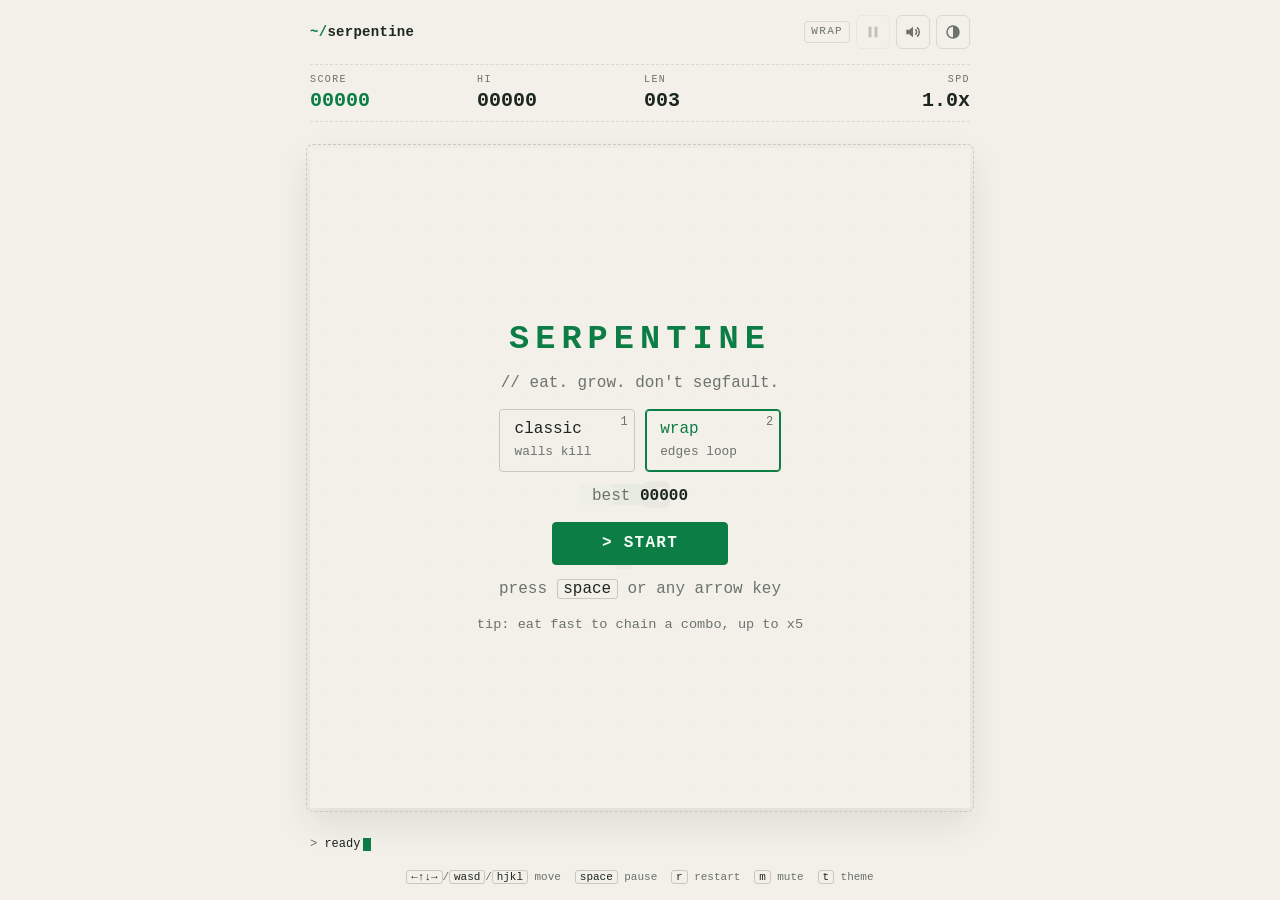
<file: index.html>
<!doctype html>
<html lang="en" data-theme="dark" data-input="desktop" data-layout="stack">
  <head>
    <meta charset="UTF-8" />
    <meta name="viewport" content="width=device-width, initial-scale=1, viewport-fit=cover" />
    <meta
      http-equiv="Content-Security-Policy"
      content="default-src 'self'; script-src 'self'; style-src 'self'; img-src 'self' data:; font-src 'self'; connect-src 'self'; manifest-src 'self'; worker-src 'self'; object-src 'none'; base-uri 'none'; form-action 'none'"
    />
    <title>Serpentine</title>
    <meta name="description" content="Serpentine is a minimal, terminal-style Snake game: classic and wrap modes, combos, bonus food and offline play." />
    <meta name="color-scheme" content="dark light" />
    <meta name="theme-color" content="#0a0e0c" data-theme-color />
    <meta name="mobile-web-app-capable" content="yes" />
    <meta name="apple-mobile-web-app-title" content="Serpentine" />
    <meta name="apple-mobile-web-app-status-bar-style" content="black-translucent" />
    <link rel="icon" href="./icons/favicon.svg" type="image/svg+xml" />
    <link rel="apple-touch-icon" href="./icons/apple-touch-icon.png" />
    <link rel="manifest" href="./manifest.webmanifest" />
    <!-- Sets theme and input type before first paint: no flash of the wrong theme. -->
    <script src="./src/boot.js"></script>
    <link rel="stylesheet" href="./src/styles.css" />
    <script type="module" src="./src/game.js"></script>
  </head>
  <body>
    <div class="app" data-app>
      <header class="topbar">
        <p class="brand" translate="no"><span class="brand-prompt" aria-hidden="true">~/</span>serpentine</p>
        <div class="tools">
          <span class="mode-tag" data-mode-tag>wrap</span>
          <button class="icon-button" type="button" data-action="pause" aria-label="Pause" title="Pause (Space)" disabled>
            <svg class="icon icon-pause" viewBox="0 0 24 24" aria-hidden="true"><rect x="6" y="5" width="4" height="14" /><rect x="14" y="5" width="4" height="14" /></svg>
            <svg class="icon icon-play" viewBox="0 0 24 24" aria-hidden="true"><path d="M7 5l12 7-12 7z" /></svg>
          </button>
          <button class="icon-button" type="button" data-action="sound" aria-pressed="true" aria-label="Sound and vibration" title="Sound (M)">
            <svg class="icon icon-sound-on" viewBox="0 0 24 24" aria-hidden="true"><path d="M3 9h4l5-4v14l-5-4H3z" /><path class="icon-stroke" d="M15.5 9a4 4 0 0 1 0 6M18 6.5a7.5 7.5 0 0 1 0 11" /></svg>
            <svg class="icon icon-sound-off" viewBox="0 0 24 24" aria-hidden="true"><path d="M3 9h4l5-4v14l-5-4H3z" /><path class="icon-stroke" d="M15.5 9.5l5 5M20.5 9.5l-5 5" /></svg>
          </button>
          <button class="icon-button" type="button" data-action="theme" aria-label="Switch to light theme" title="Theme (T)">
            <svg class="icon" viewBox="0 0 24 24" aria-hidden="true"><circle class="icon-stroke" cx="12" cy="12" r="8" /><path d="M12 4a8 8 0 0 1 0 16z" /></svg>
          </button>
        </div>
      </header>

      <dl class="hud">
        <div class="stat"><dt>score</dt><dd data-score>00000</dd></div>
        <div class="stat"><dt>hi</dt><dd data-best>00000</dd></div>
        <div class="stat"><dt>len</dt><dd data-length>003</dd></div>
        <div class="stat"><dt>spd</dt><dd data-speed>1.0x</dd></div>
      </dl>

      <main class="stage" data-stage>
        <div class="board" data-board data-mode="wrap">
          <canvas class="canvas" data-canvas role="img" aria-label="Serpentine game board"></canvas>

          <div class="overlay" data-overlay>
            <section class="screen" data-screen="ready" aria-labelledby="ready-title">
              <h1 class="screen-title" id="ready-title" translate="no">SERPENTINE</h1>
              <p class="screen-sub">// eat. grow. don't segfault.</p>
              <div class="modes" role="group" aria-label="Game mode">
                <button class="mode-option" type="button" data-mode-option="classic" aria-pressed="false">
                  <span class="mode-key desktop-only" aria-hidden="true">1</span>classic<small>walls kill</small>
                </button>
                <button class="mode-option" type="button" data-mode-option="wrap" aria-pressed="true">
                  <span class="mode-key desktop-only" aria-hidden="true">2</span>wrap<small>edges loop</small>
                </button>
              </div>
              <p class="screen-meta">best <b data-ready-best>00000</b></p>
              <button class="cta" type="button" data-action="start">&gt; start</button>
              <p class="screen-hint desktop-only">press <kbd>space</kbd> or any arrow key</p>
              <p class="screen-hint touch-only">swipe or use the pad to steer</p>
              <p class="screen-tip">tip: eat fast to chain a combo, up to x5</p>
            </section>

            <section class="screen" data-screen="paused" aria-labelledby="paused-title" hidden>
              <h2 class="screen-title" id="paused-title">paused</h2>
              <p class="screen-sub">// process suspended</p>
              <button class="cta" type="button" data-action="resume">&gt; resume</button>
              <div class="screen-row">
                <button class="ghost" type="button" data-action="restart">restart</button>
                <button class="ghost" type="button" data-action="menu">menu</button>
              </div>
              <p class="screen-hint desktop-only"><kbd>space</kbd> resume · <kbd>r</kbd> restart</p>
            </section>

            <section class="screen" data-screen="over" aria-labelledby="over-title" hidden>
              <h2 class="screen-title" id="over-title" data-over-title>SIGSEGV</h2>
              <p class="screen-sub" data-over-reason>core dumped</p>
              <dl class="summary">
                <div><dt>score</dt><dd data-over-score>0</dd></div>
                <div><dt>length</dt><dd data-over-length>3</dd></div>
                <div><dt>best</dt><dd data-over-best>0</dd></div>
              </dl>
              <p class="new-best" data-new-best hidden>&#9733; new best</p>
              <button class="cta" type="button" data-action="restart">&gt; retry</button>
              <div class="screen-row">
                <button class="ghost" type="button" data-action="menu">change mode</button>
              </div>
              <p class="screen-hint desktop-only"><kbd>space</kbd> retry · <kbd>esc</kbd> menu</p>
            </section>
          </div>
        </div>
      </main>

      <footer class="footer">
        <div class="statusline">
          <p class="status"><span aria-hidden="true">&gt; </span><span data-status>ready</span><span class="caret" aria-hidden="true"></span></p>
          <p class="combo" data-combo hidden>
            <span data-combo-label>x2</span>
            <span class="combo-track" aria-hidden="true"><span class="combo-fill" data-combo-fill></span></span>
          </p>
        </div>

        <p class="keys desktop-only">
          <span><kbd>&larr;&uarr;&darr;&rarr;</kbd>/<kbd>wasd</kbd>/<kbd>hjkl</kbd> move</span>
          <span><kbd>space</kbd> pause</span>
          <span><kbd>r</kbd> restart</span>
          <span><kbd>m</kbd> mute</span>
          <span><kbd>t</kbd> theme</span>
        </p>

        <div class="dpad touch-only" data-dpad aria-label="Direction pad">
          <button class="pad pad-up" type="button" data-dir="up" aria-label="Up">
            <svg viewBox="0 0 24 24" aria-hidden="true"><path d="M12 6l7 10H5z" /></svg>
          </button>
          <button class="pad pad-left" type="button" data-dir="left" aria-label="Left">
            <svg viewBox="0 0 24 24" aria-hidden="true"><path d="M6 12l10-7v14z" /></svg>
          </button>
          <button class="pad pad-center" type="button" data-action="pause" aria-label="Pause" disabled>
            <svg class="icon-pause" viewBox="0 0 24 24" aria-hidden="true"><rect x="7" y="6" width="3.5" height="12" /><rect x="13.5" y="6" width="3.5" height="12" /></svg>
            <svg class="icon-play" viewBox="0 0 24 24" aria-hidden="true"><path d="M8 6l10 6-10 6z" /></svg>
          </button>
          <button class="pad pad-right" type="button" data-dir="right" aria-label="Right">
            <svg viewBox="0 0 24 24" aria-hidden="true"><path d="M18 12L8 5v14z" /></svg>
          </button>
          <button class="pad pad-down" type="button" data-dir="down" aria-label="Down">
            <svg viewBox="0 0 24 24" aria-hidden="true"><path d="M12 18l7-10H5z" /></svg>
          </button>
        </div>
      </footer>

      <p class="sr-only" aria-live="polite" data-announce></p>
    </div>
    <noscript><p class="noscript">Serpentine needs JavaScript to run.</p></noscript>
  </body>
</html>
</file>
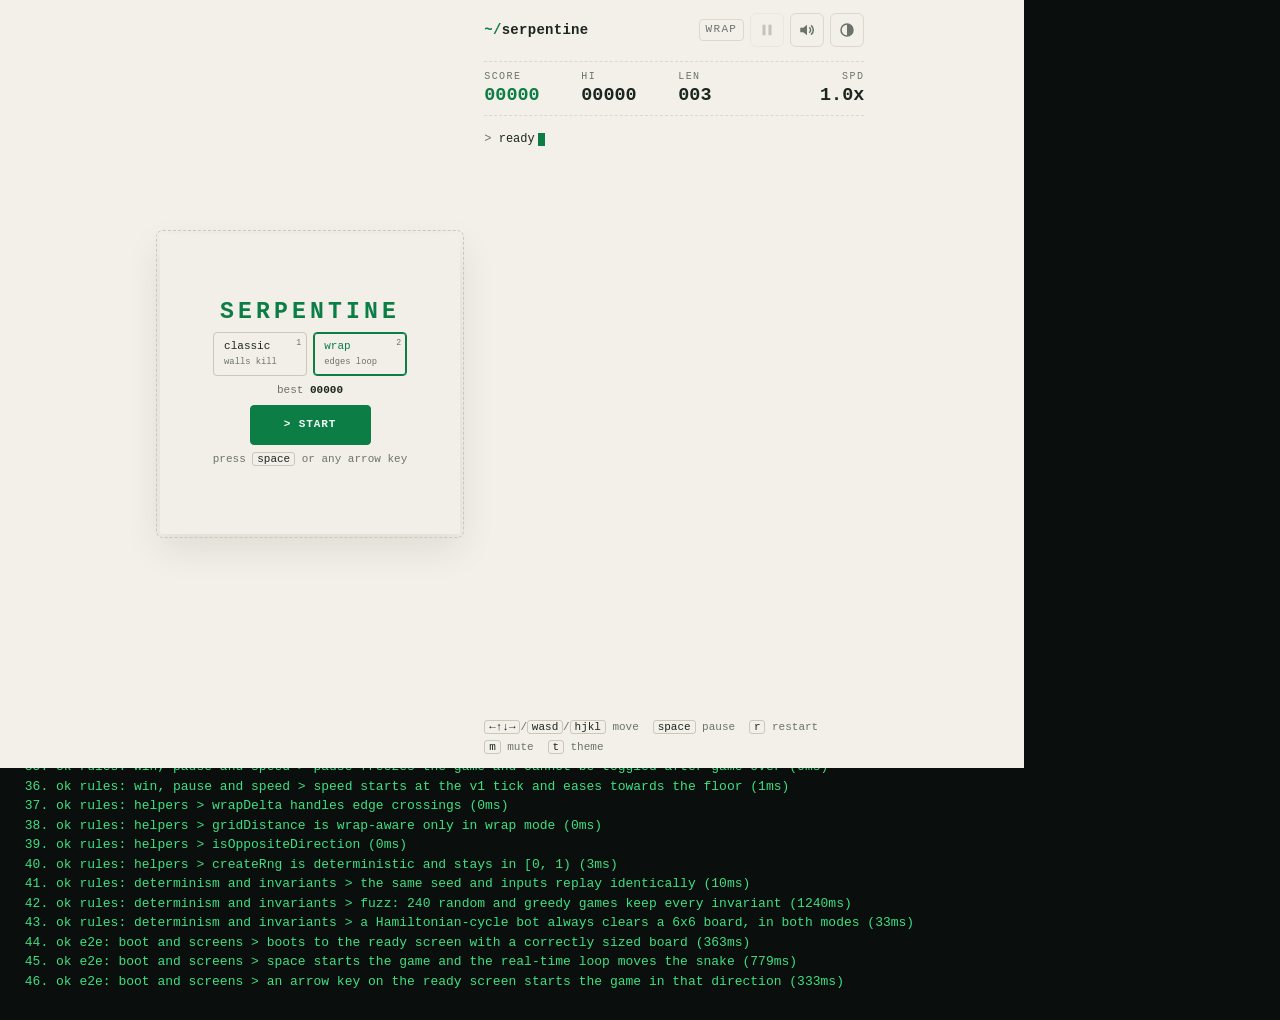
<file: tests/index.html>
<!doctype html>
<html lang="en">
  <head>
    <meta charset="UTF-8" />
    <title>Serpentine tests</title>
    <style>
      body { margin: 0; font: 13px/1.5 ui-monospace, Menlo, monospace; background: #0a0e0c; color: #c3f5d0; }
      main { padding: 16px; }
      .pass { color: #3ee084; }
      .fail { color: #ff4f6d; white-space: pre-wrap; }
      h1 { font-size: 15px; }
    </style>
  </head>
  <body>
    <main>
      <h1 id="summary">running…</h1>
      <p>Filter with <code>?filter=text</code>. Run headless with <code>python3 tests/run.py</code>.</p>
      <ol id="results"></ol>
    </main>
    <script type="module">
      import { run } from './harness.js';
      import './logic.test.js';
      import './e2e.test.js';
      import './layout.test.js';

      const list = document.getElementById('results');
      const summary = document.getElementById('summary');
      const filter = new URLSearchParams(location.search).get('filter') || '';

      const results = await run({
        filter,
        onResult(result) {
          const item = document.createElement('li');
          item.className = result.ok ? 'pass' : 'fail';
          item.textContent = `${result.ok ? 'ok  ' : 'FAIL'} ${result.suite} > ${result.name} (${result.ms}ms)${result.error ? `\n${result.error}` : ''}`;
          list.append(item);
        },
      });

      const failed = results.filter((r) => !r.ok).length;
      summary.textContent = `${results.length - failed}/${results.length} passed${failed ? `, ${failed} failed` : ''}`;
      summary.className = failed ? 'fail' : 'pass';
      document.title = failed ? `FAIL ${failed}` : `PASS ${results.length}`;

      // tests/run.py listens for this; opened by hand it just fails quietly.
      fetch('/__results', { method: 'POST', body: JSON.stringify(results) }).catch(() => {});
    </script>
  </body>
</html>
</file>
<file: src/styles.css>
/* Serpentine: terminal-phosphor theme.
 * Layout: a single viewport-height grid (top bar, HUD, stage, footer). The
 * board is sized in JS to the largest whole-pixel multiple of the grid that
 * fits the stage, exposed here as --board-size.
 */

:root {
  --mono: ui-monospace, "SF Mono", SFMono-Regular, Menlo, "JetBrains Mono", "Cascadia Mono", Consolas, "Liberation Mono", monospace;

  --c-bg: #0a0e0c;
  --c-fg: #c3f5d0;
  --c-dim: #62836d;
  --c-faint: #2a3b31;
  --c-line: #1a2820;
  --c-accent: #3ee084;
  --c-accent-ink: #03140a;
  --c-wall: #2c8254;
  --c-board: #0c120e;
  --c-grid: #1c2b22;
  --c-snake: #3ee084;
  --c-snake-tail: #1a6440;
  --c-head: #b3f0cd;
  --c-food: #ff4f6d;
  --c-bonus: #ffc53d;
  --c-danger: #ff4f6d;
  --c-overlay: rgba(7, 11, 9, 0.86);
  --c-overlay-solid: rgba(7, 11, 9, 0.95);
  --glow: 1;
  --board-glow: 0 0 28px rgba(62, 224, 132, 0.07);
  --title-glow: 0 0 14px rgba(62, 224, 132, 0.32);
  --scanline: rgba(255, 255, 255, 0.022);
}

:root[data-theme="light"] {
  --c-bg: #f2f0e8;
  --c-fg: #1c2620;
  --c-dim: #6b736b;
  --c-faint: #cbc7b9;
  --c-line: #dcd8cb;
  --c-accent: #0b7d45;
  --c-accent-ink: #f4fff8;
  --c-wall: #0b7d45;
  --c-board: #fbfaf5;
  --c-grid: #dad6c8;
  --c-snake: #0b7d45;
  --c-snake-tail: #86c3a0;
  --c-head: #06482a;
  --c-food: #d6284a;
  --c-bonus: #b87400;
  --c-danger: #d6284a;
  --c-overlay: rgba(242, 240, 232, 0.9);
  --c-overlay-solid: rgba(242, 240, 232, 0.96);
  --glow: 0;
  --board-glow: 0 14px 36px rgba(40, 50, 40, 0.1);
  --title-glow: none;
  --scanline: transparent;
}

*,
*::before,
*::after {
  box-sizing: border-box;
}

[hidden] {
  display: none !important;
}

html,
body {
  height: 100%;
}

html {
  -webkit-text-size-adjust: 100%;
  text-size-adjust: 100%;
}

body {
  margin: 0;
  overflow: hidden;
  overscroll-behavior: none;
  background: var(--c-bg);
  color: var(--c-fg);
  font: 400 14px/1.45 var(--mono);
  font-variant-numeric: tabular-nums;
  -webkit-font-smoothing: antialiased;
  -webkit-tap-highlight-color: transparent;
}

button {
  font: inherit;
  color: inherit;
}

kbd {
  font: inherit;
  padding: 0 0.35em;
  border: 1px solid var(--c-faint);
  border-radius: 3px;
  color: var(--c-fg);
}

:focus-visible {
  outline: 2px dashed var(--c-accent);
  outline-offset: 2px;
}

[data-input="touch"] .desktop-only,
[data-input="desktop"] .touch-only {
  display: none !important;
}

.sr-only {
  position: absolute;
  width: 1px;
  height: 1px;
  margin: -1px;
  padding: 0;
  overflow: hidden;
  clip: rect(0 0 0 0);
  white-space: nowrap;
  border: 0;
}

/* ---- layout ------------------------------------------------------------ */

.app {
  --gap: clamp(8px, 1.6vmin, 14px);
  height: 100vh;
  height: 100dvh;
  display: grid;
  grid-template-areas: "top" "hud" "stage" "foot";
  grid-template-rows: auto auto minmax(0, 1fr) auto;
  grid-template-columns: minmax(0, 1fr);
  justify-items: center;
  gap: var(--gap);
  padding:
    max(var(--gap), env(safe-area-inset-top))
    max(var(--gap), env(safe-area-inset-right))
    max(var(--gap), env(safe-area-inset-bottom))
    max(var(--gap), env(safe-area-inset-left));
}

.topbar,
.hud,
.footer {
  width: min(100%, max(var(--board-size, 100%), 300px));
}

/* ---- top bar ----------------------------------------------------------- */

.topbar {
  grid-area: top;
  display: flex;
  align-items: center;
  justify-content: space-between;
  gap: 12px;
  min-height: 36px;
}

.brand {
  min-width: 0;
  margin: 0;
  overflow: hidden;
  font-weight: 700;
  letter-spacing: 0.02em;
  text-overflow: ellipsis;
  white-space: nowrap;
}

.brand-prompt {
  color: var(--c-accent);
}

.tools {
  display: flex;
  align-items: center;
  gap: 6px;
}

.mode-tag {
  padding: 2px 6px;
  border: 1px solid var(--c-line);
  border-radius: 4px;
  color: var(--c-dim);
  font-size: 11px;
  letter-spacing: 0.12em;
  text-transform: uppercase;
}

.icon-button {
  display: inline-grid;
  place-items: center;
  width: 34px;
  height: 34px;
  padding: 0;
  border: 1px solid var(--c-line);
  border-radius: 6px;
  background: transparent;
  color: var(--c-dim);
  cursor: pointer;
  touch-action: manipulation;
  transition: color 120ms ease, border-color 120ms ease;
}

.icon-button:hover:not(:disabled) {
  border-color: var(--c-accent);
  color: var(--c-accent);
}

.icon-button:disabled {
  opacity: 0.35;
  cursor: default;
}

[data-input="touch"] .icon-button {
  width: 42px;
  height: 42px;
}

.icon {
  width: 18px;
  height: 18px;
  fill: currentColor;
}

.icon-stroke {
  fill: none;
  stroke: currentColor;
  stroke-width: 2;
  stroke-linecap: round;
}

.icon-play,
[data-paused] .icon-pause,
[data-action="sound"][aria-pressed="true"] .icon-sound-off,
[data-action="sound"][aria-pressed="false"] .icon-sound-on {
  display: none;
}

[data-paused] .icon-play {
  display: block;
}

/* ---- HUD --------------------------------------------------------------- */

.hud {
  grid-area: hud;
  display: grid;
  grid-template-columns: repeat(4, minmax(0, 1fr));
  gap: 8px;
  margin: 0;
  padding: 8px 0;
  border-block: 1px dashed var(--c-line);
}

.stat {
  min-width: 0;
}

.stat dt {
  color: var(--c-dim);
  font-size: 10px;
  letter-spacing: 0.14em;
  text-transform: uppercase;
}

.stat dd {
  margin: 0;
  font-size: clamp(15px, 2.4vmin, 20px);
  font-weight: 700;
  line-height: 1.25;
  white-space: nowrap;
}

.stat:first-child dd {
  color: var(--c-accent);
  text-shadow: var(--title-glow);
}

.stat:last-child {
  text-align: right;
}

/* ---- stage & board ----------------------------------------------------- */

.stage {
  grid-area: stage;
  position: relative;
  display: grid;
  place-items: center;
  width: 100%;
  min-height: 0;
  touch-action: none;
  user-select: none;
  -webkit-user-select: none;
}

.board {
  position: relative;
  width: var(--board-size, 300px);
  height: var(--board-size, 300px);
  border-radius: 3px;
  box-shadow: var(--board-glow);
  outline: 1px dashed var(--c-faint);
  outline-offset: 3px;
}

/* Solid walls in classic mode, dashed "portal" edges in wrap mode. */
.board[data-mode="classic"] {
  outline: 2px solid var(--c-wall);
  outline-offset: 2px;
}

.canvas {
  display: block;
  width: 100%;
  height: 100%;
  border-radius: inherit;
}

.board::after {
  content: "";
  position: absolute;
  inset: 0;
  z-index: 1;
  border-radius: inherit;
  background: repeating-linear-gradient(to bottom, var(--scanline) 0 1px, transparent 1px 3px);
  pointer-events: none;
}

/* ---- overlay screens --------------------------------------------------- */

.overlay {
  position: absolute;
  inset: 0;
  z-index: 2;
  display: grid;
  place-items: center;
  padding: 6%;
  border-radius: inherit;
  background: var(--c-overlay);
  font-size: clamp(11px, calc(var(--board-size, 300px) * 0.034), 16px);
  text-align: center;
  container-type: size;
  touch-action: manipulation;
}

/* The start screen hides the board more; pause/game-over keep it visible. */
.overlay[data-showing="ready"] {
  background: var(--c-overlay-solid);
}

.screen {
  display: grid;
  justify-items: center;
  gap: 0.85em;
  max-width: 32em;
}

.screen-title {
  margin: 0;
  color: var(--c-accent);
  font-size: 2.1em;
  font-weight: 800;
  letter-spacing: 0.18em;
  line-height: 1.1;
  text-shadow: var(--title-glow);
}

.screen[data-screen="over"] .screen-title {
  color: var(--c-danger);
}

.screen-sub,
.screen-hint,
.screen-tip,
.screen-meta {
  margin: 0;
  color: var(--c-dim);
}

.screen-meta b {
  color: var(--c-fg);
}

.screen-tip {
  font-size: 0.85em;
}

.screen-row {
  display: flex;
  flex-wrap: wrap;
  justify-content: center;
  gap: 0.6em;
}

.modes {
  display: flex;
  gap: 0.6em;
}

.mode-option {
  position: relative;
  display: grid;
  gap: 0.1em;
  min-width: 8.5em;
  padding: 0.55em 0.9em;
  border: 1px solid var(--c-faint);
  border-radius: 4px;
  background: transparent;
  color: var(--c-fg);
  text-align: left;
  cursor: pointer;
  touch-action: manipulation;
}

.mode-option small {
  color: var(--c-dim);
  font-size: 0.8em;
}

.mode-option:hover {
  border-color: var(--c-dim);
}

.mode-option[aria-pressed="true"] {
  border-color: var(--c-accent);
  color: var(--c-accent);
  box-shadow: inset 0 0 0 1px var(--c-accent);
}

.mode-key {
  position: absolute;
  top: 0.4em;
  right: 0.55em;
  color: var(--c-dim);
  font-size: 0.75em;
}

.cta {
  min-width: 11em;
  min-height: 40px;
  padding: 0.55em 1.4em;
  border: 1px solid var(--c-accent);
  border-radius: 4px;
  background: var(--c-accent);
  color: var(--c-accent-ink);
  font-weight: 700;
  letter-spacing: 0.08em;
  text-transform: uppercase;
  cursor: pointer;
  touch-action: manipulation;
}

.cta:hover {
  filter: brightness(1.08);
}

.ghost {
  min-height: 34px;
  padding: 0.4em 1em;
  border: 1px solid var(--c-faint);
  border-radius: 4px;
  background: transparent;
  color: var(--c-dim);
  cursor: pointer;
  touch-action: manipulation;
}

.ghost:hover {
  border-color: var(--c-dim);
  color: var(--c-fg);
}

[data-input="touch"] .cta,
[data-input="touch"] .ghost,
[data-input="touch"] .mode-option {
  min-height: 44px;
}

.summary {
  display: flex;
  gap: 1.6em;
  margin: 0.2em 0;
}

.summary div {
  display: grid;
}

.summary dt {
  color: var(--c-dim);
  font-size: 0.75em;
  letter-spacing: 0.14em;
  text-transform: uppercase;
}

.summary dd {
  margin: 0;
  font-size: 1.5em;
  font-weight: 700;
}

.new-best {
  margin: 0;
  color: var(--c-bonus);
  font-weight: 700;
  letter-spacing: 0.12em;
  text-transform: uppercase;
  animation: pulse 1s ease-in-out infinite;
}

/* Small boards: drop the nice-to-have lines rather than overflow. */
@container (max-height: 330px) {
  .screen-tip,
  .screen-sub {
    display: none;
  }

  .screen {
    gap: 0.6em;
  }
}

/* ---- footer ------------------------------------------------------------ */

.footer {
  grid-area: foot;
  display: grid;
  gap: var(--gap);
}

.statusline {
  display: flex;
  align-items: center;
  justify-content: space-between;
  gap: 12px;
  min-height: 22px;
  color: var(--c-dim);
  font-size: 12px;
}

.status {
  margin: 0;
  overflow: hidden;
  text-overflow: ellipsis;
  white-space: nowrap;
}

.status [data-status] {
  color: var(--c-fg);
}

.caret {
  display: inline-block;
  width: 0.6em;
  height: 1.1em;
  margin-left: 3px;
  vertical-align: text-bottom;
  background: var(--c-accent);
  animation: blink 1.1s steps(1) infinite;
}

.combo {
  display: flex;
  align-items: center;
  gap: 8px;
  margin: 0;
  color: var(--c-bonus);
  font-weight: 700;
}

.combo-track {
  width: 64px;
  height: 4px;
  overflow: hidden;
  border-radius: 2px;
  background: var(--c-line);
}

.combo-fill {
  display: block;
  height: 100%;
  background: currentColor;
  transform-origin: left center;
}

.keys {
  display: flex;
  flex-wrap: wrap;
  justify-content: center;
  gap: 4px 14px;
  margin: 0;
  color: var(--c-dim);
  font-size: 11px;
}

.dpad {
  --pad: clamp(50px, 15vmin, 66px);
  display: grid;
  grid-template-columns: repeat(3, var(--pad));
  grid-template-rows: repeat(3, var(--pad));
  gap: 6px;
  justify-content: center;
  touch-action: none;
}

.pad {
  display: grid;
  place-items: center;
  padding: 0;
  border: 1px solid var(--c-line);
  border-radius: 10px;
  background: var(--c-board);
  color: var(--c-accent);
  cursor: pointer;
  touch-action: none;
  user-select: none;
  -webkit-user-select: none;
  -webkit-touch-callout: none;
}

.pad svg {
  width: 40%;
  height: 40%;
  fill: currentColor;
}

.pad:active,
.pad.is-pressed {
  background: var(--c-accent);
  color: var(--c-accent-ink);
}

.pad-up { grid-area: 1 / 2; }
.pad-left { grid-area: 2 / 1; }
.pad-center { grid-area: 2 / 2; }
.pad-right { grid-area: 2 / 3; }
.pad-down { grid-area: 3 / 2; }

.pad-center {
  border-style: dashed;
  background: transparent;
  color: var(--c-dim);
}

.pad-center svg {
  width: 32%;
  height: 32%;
}

.pad-center:disabled {
  opacity: 0.35;
}

.noscript {
  position: fixed;
  inset: auto 0 0;
  margin: 0;
  padding: 12px;
  background: var(--c-danger);
  color: #fff;
  text-align: center;
}

/* ---- responsive -------------------------------------------------------- */

@media (max-height: 700px) {
  .dpad {
    --pad: clamp(44px, 12vmin, 56px);
  }
}

/* Board left, controls right: landscape touch screens and short windows.
 * data-layout is chosen in boot.js (chooseLayout) and kept current by game.js. */
[data-layout="side"] .app {
  --side-min: 250px; /* game.js reads this to size the board */
  grid-template-areas: "stage top" "stage hud" "stage foot";
  grid-template-columns: auto minmax(var(--side-min), 380px);
  grid-template-rows: auto auto minmax(0, 1fr);
  justify-content: center;
  justify-items: stretch;
  column-gap: calc(var(--gap) * 2);
}

[data-layout="side"] .topbar,
[data-layout="side"] .hud,
[data-layout="side"] .footer {
  width: 100%;
}

[data-layout="side"] .topbar {
  flex-wrap: wrap;
  row-gap: 6px;
}

[data-layout="side"] .footer {
  align-content: space-between;
}

[data-layout="side"] .keys {
  justify-content: flex-start;
}

[data-layout="side"] .dpad {
  --pad: clamp(40px, 12.5vh, 72px);
}

/* Tall touch screens: board right under the HUD, spare room above the pad
 * so the controls sit at the bottom within thumb reach. */
[data-input="touch"][data-layout="stack"] .stage {
  align-items: start;
}

/* ---- motion ------------------------------------------------------------ */

@keyframes blink {
  50% {
    opacity: 0;
  }
}

@keyframes pulse {
  50% {
    opacity: 0.55;
  }
}

@media (prefers-reduced-motion: reduce) {
  .caret,
  .new-best {
    animation: none;
  }

  .icon-button {
    transition: none;
  }
}
</file>
